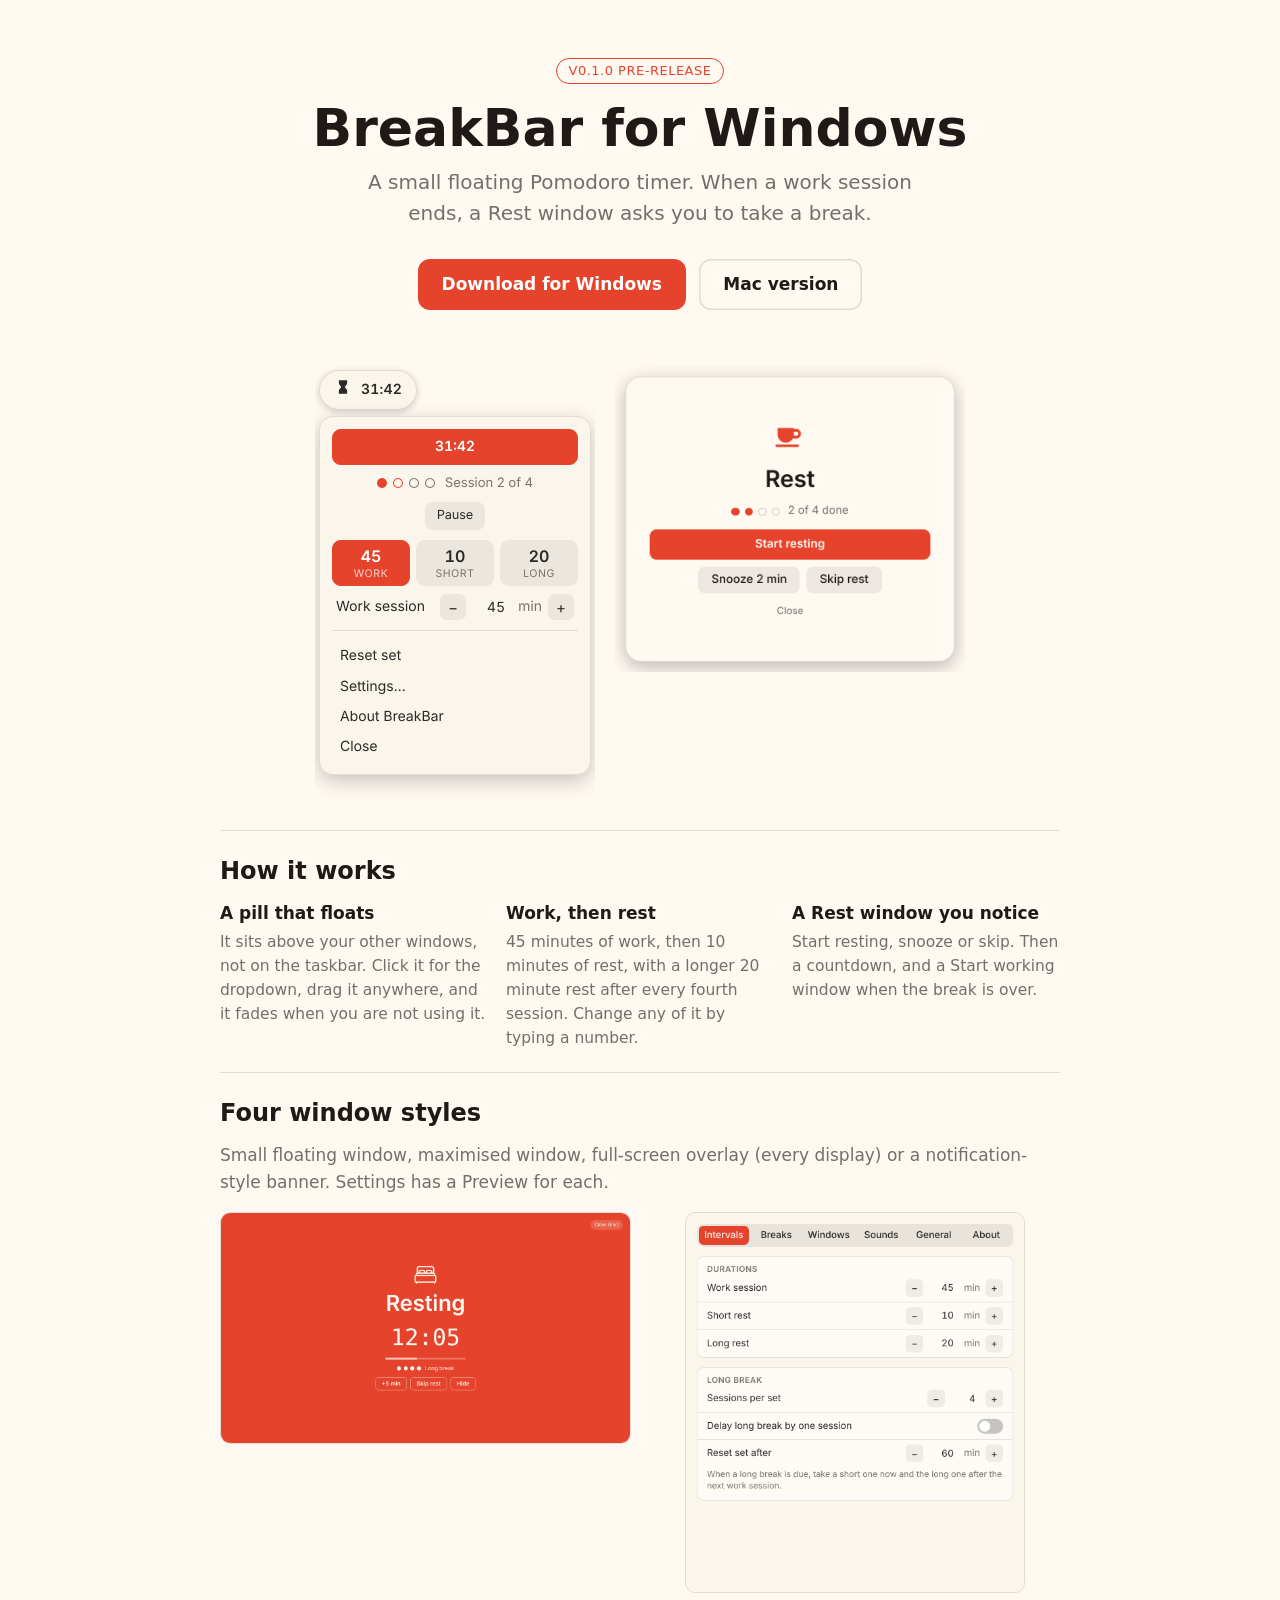
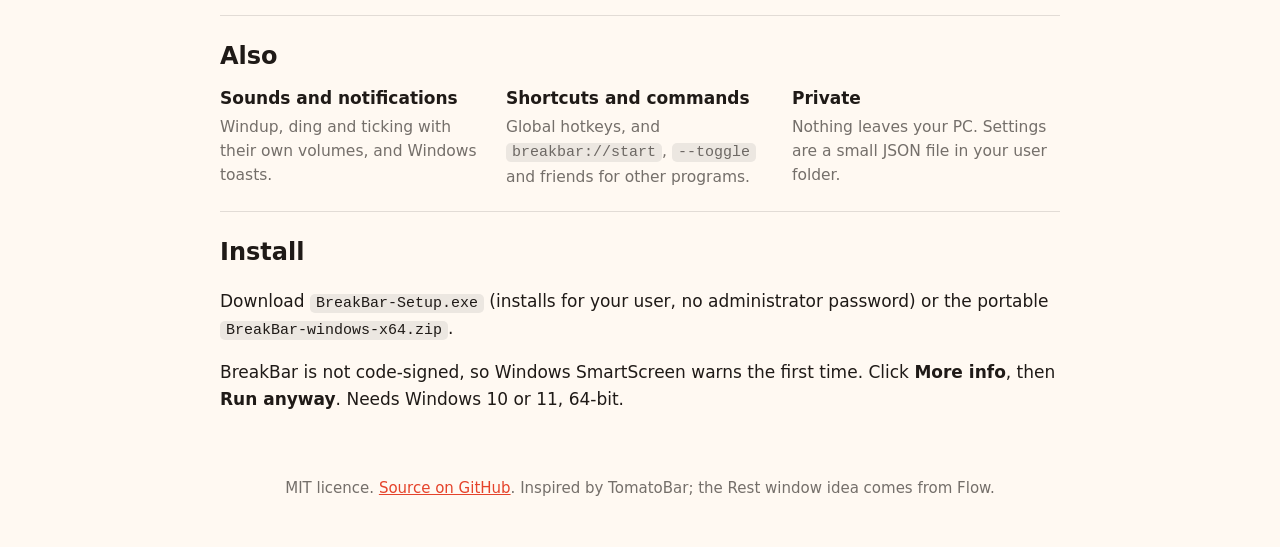
<file: docs/index.html>
<!doctype html>
<html lang="en">
<head>
<meta charset="utf-8">
<meta name="viewport" content="width=device-width, initial-scale=1">
<title>BreakBar for Windows</title>
<meta name="description" content="A small floating Pomodoro timer for Windows, with a Rest window that asks you to take a break.">
<style>
  :root { --tomato: #E5432B; --tomato-dark: #CC3A24; --cream: #FFF9F2; --ink: #1F1A17; --soft: rgba(31, 26, 23, .62); --line: rgba(31, 26, 23, .13); }
  @media (prefers-color-scheme: dark) { :root { --cream: #1F1A17; --ink: #F3EDE7; --soft: rgba(243, 237, 231, .65); --line: rgba(255, 249, 242, .16); } }
  * { box-sizing: border-box; }
  body { margin: 0; background: var(--cream); color: var(--ink); font: 17px/1.55 "Segoe UI Variable Text", "Segoe UI", system-ui, sans-serif; }
  .wrap { max-width: 880px; margin: 0 auto; padding: 0 20px; }
  header { padding: 56px 0 28px; text-align: center; }
  .badge { display: inline-block; font-size: 13px; letter-spacing: .5px; text-transform: uppercase; color: var(--tomato); border: 1px solid var(--tomato); border-radius: 99px; padding: 2px 12px; }
  h1 { font-size: clamp(34px, 6vw, 52px); line-height: 1.1; margin: 16px 0 10px; }
  .lead { font-size: 20px; color: var(--soft); max-width: 600px; margin: 0 auto 26px; }
  .btn { display: inline-block; background: var(--tomato); color: #fff; text-decoration: none; font-weight: 600; padding: 12px 24px; border-radius: 12px; margin: 4px; }
  .btn:hover { background: var(--tomato-dark); }
  .btn.quiet { background: transparent; color: var(--ink); box-shadow: inset 0 0 0 1.5px var(--line); }
  .shots { display: flex; gap: 20px; justify-content: center; align-items: flex-start; flex-wrap: wrap; padding: 24px 0; }
  .shots img { max-width: 100%; height: auto; }
  section { padding: 22px 0; border-top: 1px solid var(--line); }
  h2 { font-size: 24px; margin: 0 0 10px; }
  .grid { display: grid; grid-template-columns: repeat(auto-fit, minmax(240px, 1fr)); gap: 18px; }
  .card h3 { margin: 0 0 4px; font-size: 17px; }
  .card p { margin: 0; color: var(--soft); font-size: 15.5px; }
  .styles img { width: 100%; border-radius: 10px; border: 1px solid var(--line); }
  .styles { display: grid; grid-template-columns: repeat(auto-fit, minmax(300px, 1fr)); gap: 18px; }
  code { background: rgba(127, 127, 127, .15); padding: 1px 6px; border-radius: 5px; font-size: 15px; }
  footer { padding: 26px 0 50px; color: var(--soft); font-size: 15px; text-align: center; }
  a { color: var(--tomato); }
</style>
</head>
<body>
<div class="wrap">
  <header>
    <span class="badge">v0.1.0 pre-release</span>
    <h1>BreakBar for Windows</h1>
    <p class="lead">A small floating Pomodoro timer. When a work session ends, a Rest window asks you to take a break.</p>
    <a class="btn" href="https://github.com/12amcoffee/BreakBar-for-Windows/releases">Download for Windows</a>
    <a class="btn quiet" href="https://github.com/12amcoffee/BreakBar">Mac version</a>
  </header>

  <div class="shots">
    <img src="images/widget.png" alt="The BreakBar widget with its dropdown open" width="280">
    <img src="images/rest-small.png" alt="The Rest window" width="350">
  </div>

  <section>
    <h2>How it works</h2>
    <div class="grid">
      <div class="card"><h3>A pill that floats</h3><p>It sits above your other windows, not on the taskbar. Click it for the dropdown, drag it anywhere, and it fades when you are not using it.</p></div>
      <div class="card"><h3>Work, then rest</h3><p>45 minutes of work, then 10 minutes of rest, with a longer 20 minute rest after every fourth session. Change any of it by typing a number.</p></div>
      <div class="card"><h3>A Rest window you notice</h3><p>Start resting, snooze or skip. Then a countdown, and a Start working window when the break is over.</p></div>
    </div>
  </section>

  <section>
    <h2>Four window styles</h2>
    <p style="color:var(--soft);margin-top:0">Small floating window, maximised window, full-screen overlay (every display) or a notification-style banner. Settings has a Preview for each.</p>
    <div class="styles">
      <img src="images/rest-fullscreen.png" alt="The full-screen overlay">
      <img src="images/settings.png" alt="The Settings window" style="max-width:340px;justify-self:center">
    </div>
  </section>

  <section>
    <h2>Also</h2>
    <div class="grid">
      <div class="card"><h3>Sounds and notifications</h3><p>Windup, ding and ticking with their own volumes, and Windows toasts.</p></div>
      <div class="card"><h3>Shortcuts and commands</h3><p>Global hotkeys, and <code>breakbar://start</code>, <code>--toggle</code> and friends for other programs.</p></div>
      <div class="card"><h3>Private</h3><p>Nothing leaves your PC. Settings are a small JSON file in your user folder.</p></div>
    </div>
  </section>

  <section>
    <h2>Install</h2>
    <p>Download <code>BreakBar-Setup.exe</code> (installs for your user, no administrator password) or the portable <code>BreakBar-windows-x64.zip</code>.</p>
    <p>BreakBar is not code-signed, so Windows SmartScreen warns the first time. Click <b>More info</b>, then <b>Run anyway</b>. Needs Windows 10 or 11, 64-bit.</p>
  </section>

  <footer>
    MIT licence. <a href="https://github.com/12amcoffee/BreakBar-for-Windows">Source on GitHub</a>.
    Inspired by TomatoBar; the Rest window idea comes from Flow.
  </footer>
</div>
</body>
</html>
</file>
